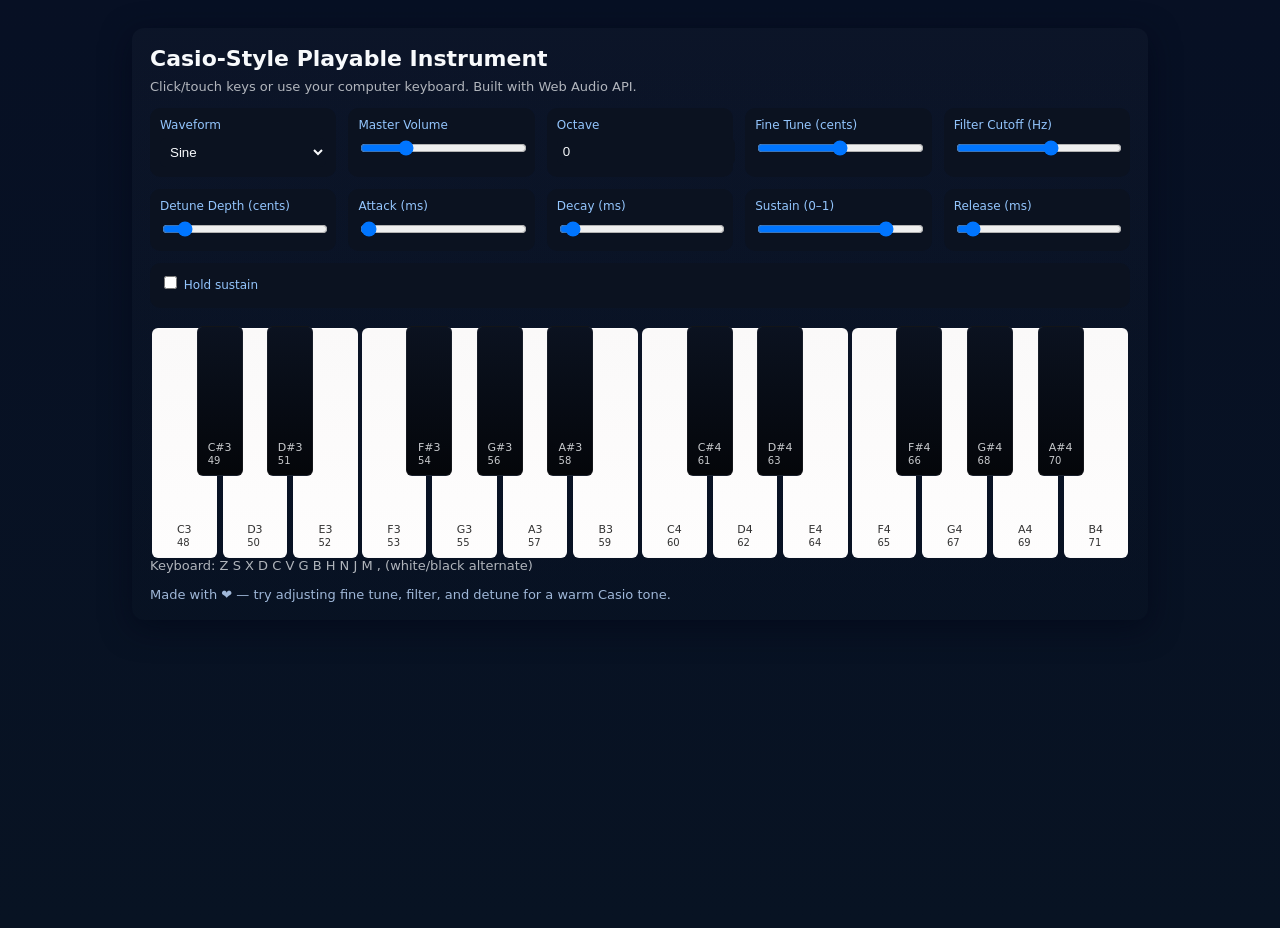
<file: casio/casio.html>
<!doctype html>
<html lang="en">
<head>
  <meta charset="utf-8" />
  <meta name="viewport" content="width=device-width,initial-scale=1" />
  <title>Casio-Style Playable Instrument</title>
  <style>
    :root {
      --bg:#000000;--card:#0b1220;--accent:#7dd3fc;--white:#f8fafc;
    }
    html,body {
      height:100%;margin:0;
      font-family:Inter,system-ui,Segoe UI,Roboto,Arial;
      background:linear-gradient(180deg,#071024 0%, #081323 100%);
      color:var(--white);
    }
    .app {
      max-width:980px;margin:28px auto;padding:18px;border-radius:12px;
      background:linear-gradient(180deg,rgba(255,255,255,0.02),rgba(0,0,0,0.02));
      box-shadow:0 8px 30px rgba(2,6,23,0.6);
    }
    header {display:flex;flex-direction:column;gap:8px}
    h1 {margin:0;font-size:22px}
    .controls {display:flex;gap:12px;flex-wrap:wrap;margin-top:14px}
    .control {
      background:var(--card);padding:10px;border-radius:10px;min-width:140px;
      flex:1;
    }
    label {display:block;font-size:12px;color:#93c5fd;margin-bottom:6px}
    input[type=range]{width:100%}
    select,input[type=number]{width:100%;padding:6px;border-radius:6px;border:none;background:#0b1220;color:var(--white)}
    .keyboard{margin-top:18px;user-select:none}
    .keys{display:flex;height:220px;position:relative}
    .key{flex:1;border-radius:6px;border:1px solid rgba(255,255,255,0.06);margin:2px;display:flex;align-items:flex-end;justify-content:center;padding-bottom:8px;cursor:pointer}
    .key.white{background:linear-gradient(180deg,#faf9f9 0%, #fefdfd 100%);color:#000;height:100%}
    .key.black{position:relative;width:44px;flex:0 0 44px;height:140px;margin:0 -22px;z-index:2;background:linear-gradient(180deg,#0b1220,#04060a);color:var(--white)}
    .key.playing{transform:translateY(6px);background:#7dd3fc;color:#000}
    .meta{display:flex;gap:8px;align-items:center;margin-top:12px}
    .hint{opacity:0.7;font-size:13px}
    footer{margin-top:14px;font-size:13px;color:#9fb7d8}
    @media (max-width:720px){
      .keys{height:160px}.key.black{height:100px}
    }
  </style>
</head>
<body>
  <div class="app">
    <header>
      <h1>Casio-Style Playable Instrument</h1>
      <div class="hint">Click/touch keys or use your computer keyboard. Built with Web Audio API.</div>
    </header>

    <div class="controls">
      <div class="control">
        <label>Waveform</label>
        <select id="waveform">
          <option value="sine">Sine</option>
          <option value="square">Square</option>
          <option value="sawtooth">Sawtooth</option>
          <option value="triangle">Triangle</option>
        </select>
      </div>

      <div class="control">
        <label>Master Volume</label>
        <input id="volume" type="range" min="0" max="1" step="0.01" value="0.25">
      </div>

      <div class="control">
        <label>Octave</label>
        <input id="octave" type="number" min="-2" max="3" step="1" value="0">
      </div>

      <div class="control">
        <label>Fine Tune (cents)</label>
        <input id="fineTune" type="range" min="-100" max="100" step="1" value="0">
      </div>

      <div class="control">
        <label>Filter Cutoff (Hz)</label>
        <input id="filterCutoff" type="range" min="500" max="10000" step="50" value="6000">
      </div>

      <div class="control">
        <label>Detune Depth (cents)</label>
        <input id="detuneDepth" type="range" min="0" max="50" step="1" value="5">
      </div>

      <div class="control">
        <label>Attack (ms)</label>
        <input id="attack" type="range" min="0" max="5000" step="10" value="12">
      </div>

      <div class="control">
        <label>Decay (ms)</label>
        <input id="decay" type="range" min="0" max="3000" step="10" value="120">
      </div>

      <div class="control">
        <label>Sustain (0–1)</label>
        <input id="sustain" type="range" min="0" max="1" step="0.01" value="0.8">
      </div>

      <div class="control">
        <label>Release (ms)</label>
        <input id="release" type="range" min="0" max="5000" step="10" value="300">
      </div>

      <div class="control">
        <label><input id="sustainHold" type="checkbox"> Hold sustain</label>
      </div>
    </div>

    <div class="keyboard" id="keyboard">
      <div class="keys" id="keys"></div>
      <div class="meta">
        <div class="hint">Keyboard: Z S X D C V G B H N J M , (white/black alternate)</div>
      </div>
    </div>

    <footer>
      Made with ❤️ — try adjusting fine tune, filter, and detune for a warm Casio tone.
    </footer>
  </div>

<script>
const AudioContext = window.AudioContext || window.webkitAudioContext;
let ctx = null;
let masterGain, activeNotes = new Map();

const keyMap = {
  'z':48,'s':49,'x':50,'d':51,'c':52,'v':53,'g':54,'b':55,'h':56,'n':57,'j':58,'m':59,',':60,'l':61,'.':62,';':63,'/':64,
  'q':60,'2':61,'w':62,'3':63,'e':64,'r':65,'5':66,'t':67,'6':68,'y':69,'7':70,'u':71
};

const A4 = 440;
function freqFromMidi(m){ return 440 * Math.pow(2,(m-69)/12); }

const keysElem = document.getElementById('keys');
const startMidi = 48, numKeys = 24;
for(let i=0;i<numKeys;i++){
  const midi = startMidi + i;
  const noteName = midiToNoteName(midi);
  const isBlack = noteName.includes('#');
  const key = document.createElement('div');
  key.className = 'key ' + (isBlack? 'black':'white');
  key.dataset.midi = midi;
  key.innerHTML = `<div style="font-size:11px;opacity:0.8">${noteName}<br><span style='font-size:10px'>${midi}</span></div>`;
  key.addEventListener('pointerdown', e=>{e.preventDefault();startNote(midi,pointerVelocity(e));});
  key.addEventListener('pointerup', ()=>releaseNote(midi));
  key.addEventListener('pointerleave', e=>{if(e.buttons===1)releaseNote(midi);});
  keysElem.appendChild(key);
}

function midiToNoteName(m){
  const n=['C','C#','D','D#','E','F','F#','G','G#','A','A#','B'];
  return n[m%12]+(Math.floor(m/12)-1);
}

const waveform=document.getElementById('waveform');
const volume=document.getElementById('volume');
const octaveControl=document.getElementById('octave');
const fineTune=document.getElementById('fineTune');
const filterCutoff=document.getElementById('filterCutoff');
const detuneDepth=document.getElementById('detuneDepth');
const attack=document.getElementById('attack');
const decay=document.getElementById('decay');
const sustain=document.getElementById('sustain');
const release=document.getElementById('release');
const sustainHold=document.getElementById('sustainHold');

function ensureAudio(){
  if(!ctx){
    ctx = new AudioContext();
    masterGain = ctx.createGain();
    masterGain.gain.value = parseFloat(volume.value);
    masterGain.connect(ctx.destination);
  }
}

volume.addEventListener('input',()=>{if(masterGain)masterGain.gain.setValueAtTime(parseFloat(volume.value),ctx.currentTime);});

function startNote(midi, velocity=1){
  ensureAudio();
  const finalMidi = midi + parseInt(octaveControl.value)*12;
  if(activeNotes.has(finalMidi))return;

  const osc = ctx.createOscillator();
  const osc2 = ctx.createOscillator();
  const g = ctx.createGain();
  const filter = ctx.createBiquadFilter();
  filter.type="lowpass";
  filter.frequency.value=parseFloat(filterCutoff.value);

  const cents=parseFloat(fineTune.value);
  const detune=parseFloat(detuneDepth.value);
  const baseFreq=freqFromMidi(finalMidi)*Math.pow(2,cents/1200);

  osc.type=waveform.value;
  osc.frequency.value=baseFreq;
  osc2.type=waveform.value;
  osc2.frequency.value=baseFreq;
  osc2.detune.value=detune; // detune second oscillator for warmth

  osc.connect(g);
  osc2.connect(g);
  g.connect(filter);
  filter.connect(masterGain);

  const now=ctx.currentTime;
  const a=parseFloat(attack.value)/1000;
  const d=parseFloat(decay.value)/1000;
  const s=parseFloat(sustain.value);
  const r=parseFloat(release.value)/1000;

  g.gain.cancelScheduledValues(now);
  g.gain.setValueAtTime(0.0001,now);
  g.gain.exponentialRampToValueAtTime(velocity,now+a);
  g.gain.exponentialRampToValueAtTime(velocity*s,now+a+d);

  osc.start(now);
  osc2.start(now);

  activeNotes.set(finalMidi,{osc,osc2,g,filter,velocity,r});
  highlightKey(finalMidi,true);
}

function releaseNote(midi){
  if(!ctx)return;
  const finalMidi=midi+parseInt(octaveControl.value)*12;
  if(!activeNotes.has(finalMidi))return;
  const note=activeNotes.get(finalMidi);
  const now=ctx.currentTime;
  if(sustainHold.checked)return;

  note.g.gain.cancelScheduledValues(now);
  note.g.gain.setValueAtTime(note.g.gain.value,now);
  note.g.gain.exponentialRampToValueAtTime(0.0001,now+note.r);
  const stopAt=now+note.r+0.05;
  note.osc.stop(stopAt);
  note.osc2.stop(stopAt);
  setTimeout(()=>{activeNotes.delete(finalMidi);highlightKey(finalMidi,false);},(note.r+0.1)*1000);
}

function pointerVelocity(e){
  if(e.pressure && e.pressure>0)return Math.min(1,Math.max(0.05,e.pressure));
  const rect=e.currentTarget.getBoundingClientRect();
  const y=e.clientY-rect.top;
  return Math.min(1,Math.max(0.05,1-(y/rect.height)));
}

function highlightKey(finalMidi,on){
  const orig=finalMidi-parseInt(octaveControl.value)*12;
  const keys=Array.from(keysElem.children);
  keys.forEach(k=>{if(parseInt(k.dataset.midi)===orig){k.classList.toggle('playing',on);}});
}

waveform.addEventListener('change',()=>{activeNotes.forEach(n=>{try{n.osc.type=waveform.value;n.osc2.type=waveform.value;}catch(e){}});});
filterCutoff.addEventListener('input',()=>{activeNotes.forEach(n=>{n.filter.frequency.value=parseFloat(filterCutoff.value);});});

window.addEventListener('keydown',e=>{
  if(e.repeat)return;
  const k=e.key.toLowerCase();
  if(k in keyMap){ensureAudio();startNote(keyMap[k]);}
  if(e.code==='Space'){sustainHold.checked=!sustainHold.checked;e.preventDefault();}
});
window.addEventListener('keyup',e=>{
  const k=e.key.toLowerCase();
  if(k in keyMap){releaseNote(keyMap[k]);}
});

window.addEventListener('pointerdown',()=>ensureAudio(),{once:true});
document.addEventListener('visibilitychange',()=>{
  if(document.hidden){activeNotes.forEach((_,m)=>{try{releaseNote(m-parseInt(octaveControl.value)*12);}catch(e){}});}
});
</script>
</body>
</html>
</file>
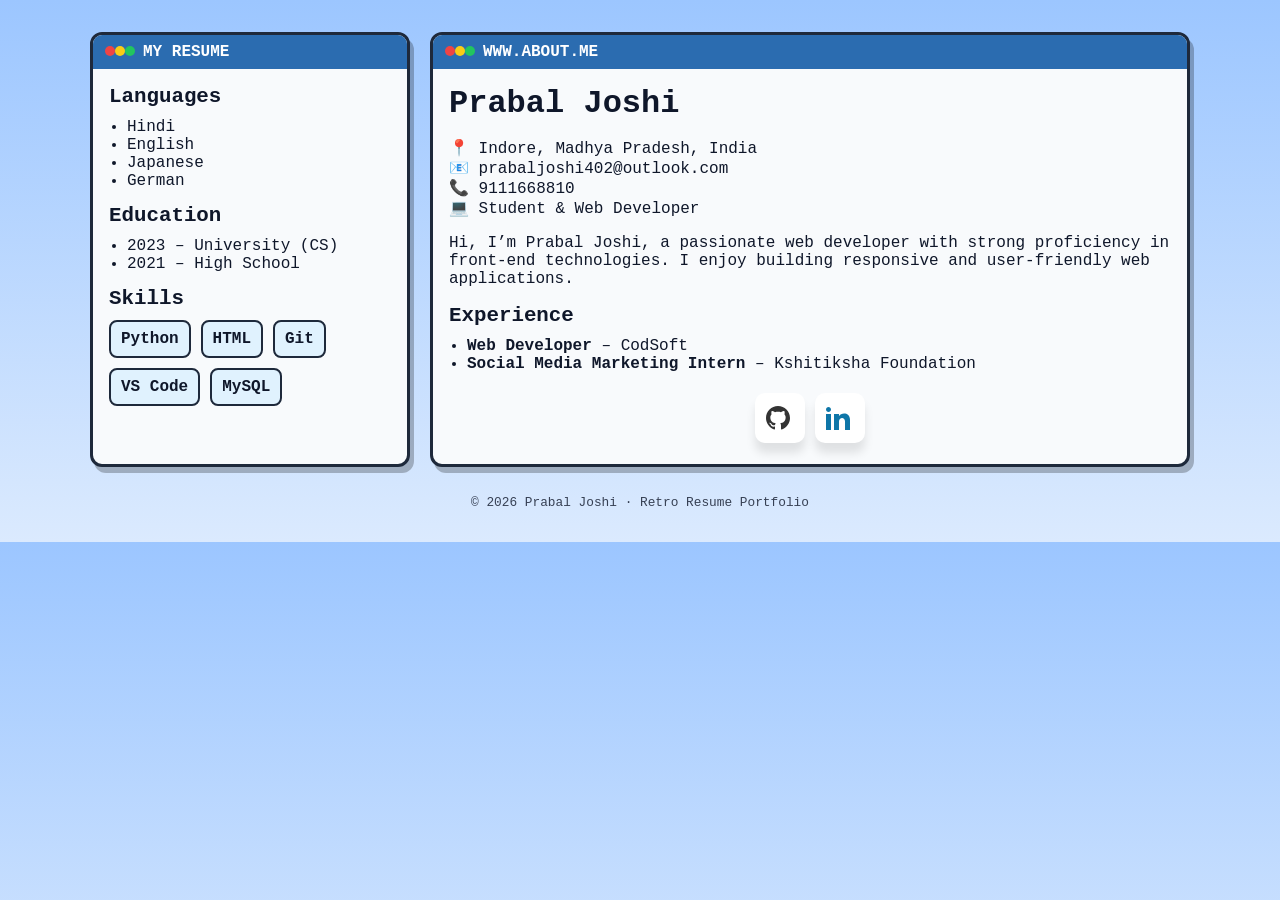
<file: resume/mm.html>
<!DOCTYPE html>
<html lang="en">
<head>
<meta charset="UTF-8">
<meta name="viewport" content="width=device-width, initial-scale=1.0">

<title>Prabal Joshi | Portfolio</title>

<style>

/* ===== RETRO PORTFOLIO ===== */

:root{
--blue:#2b6cb0;
--light:#f8fafc;
--dark:#0f172a;
--border:#1e293b;
--accent:#38bdf8;
}

*{box-sizing:border-box;}

body{
margin:0;
font-family:"Courier New",monospace;
background:linear-gradient(180deg,#9cc6ff,#dbeafe);
color:var(--dark);
padding:32px 12px;
}

.desktop{
max-width:1100px;
margin:auto;
display:grid;
grid-template-columns:320px 1fr;
gap:20px;
}

.window{
background:var(--light);
border:3px solid var(--border);
border-radius:12px;
overflow:hidden;
box-shadow:4px 6px 0 rgba(0,0,0,0.25);
}

.titlebar{
background:var(--blue);
color:white;
padding:8px 12px;
font-weight:bold;
display:flex;
align-items:center;
gap:8px;
}

.dots span{
width:10px;
height:10px;
border-radius:50%;
display:inline-block;
background:#ef4444;
}

.dots span:nth-child(2){background:#facc15}
.dots span:nth-child(3){background:#22c55e}

.content{padding:16px;}

h1,h2,h3{margin:0 0 10px;}
h2{font-size:1.3rem;}

ul{padding-left:18px;margin:0;}

.skills{
display:flex;
gap:10px;
flex-wrap:wrap;
font-weight:bold;
}

.skills div{
border:2px solid var(--border);
padding:8px 10px;
border-radius:8px;
background:#e0f2fe;
}

/* ===== SOCIAL BUTTONS ===== */

.social-links,.flex-center{
display:flex;
justify-content:center;
align-items:center;
}

.social-links{
margin-top:15px;
}

.social-btn{
cursor:pointer;
height:50px;
width:50px;
color:#333;
border-radius:10px;
box-shadow:0px 10px 10px rgba(0,0,0,0.1);
background:white;
margin:5px;
transition:0.3s;
display:flex;
align-items:center;
justify-content:center;
}

.social-btn svg{
height:24px;
width:24px;
}

.social-btn span{
width:0px;
overflow:hidden;
transition:0.3s;
text-align:center;
margin-left:5px;
}

.social-btn:hover{
width:150px;
border-radius:5px;
}

.social-btn:hover span{
padding:2px;
width:80px;
}

#twitter svg{fill:#1da1f2;}
#linkedin svg{fill:#0e76a8;}
#github svg{fill:#333;}

footer{
text-align:center;
margin-top:28px;
font-size:0.8rem;
opacity:0.8;
}

@media(max-width:900px){
.desktop{grid-template-columns:1fr;}
}

</style>
</head>

<body>

<div class="desktop">

<!-- LEFT WINDOW -->

<div class="window">
<div class="titlebar">
<div class="dots"><span></span><span></span><span></span></div>
MY RESUME
</div>

<div class="content">

<h2>Languages</h2>
<ul>
<li>Hindi</li>
<li>English</li>
<li>Japanese</li>
<li>German</li>
</ul>

<h2 style="margin-top:14px">Education</h2>
<ul>
<li>2023 – University (CS)</li>
<li>2021 – High School</li>
</ul>

<h2 style="margin-top:14px">Skills</h2>

<div class="skills">
<div>Python</div>
<div>HTML</div>
<div>Git</div>
<div>VS Code</div>
<div>MySQL</div>
</div>

</div>
</div>


<!-- RIGHT WINDOW -->

<div class="window">

<div class="titlebar">
<div class="dots"><span></span><span></span><span></span></div>
WWW.ABOUT.ME
</div>

<div class="content">

<h1>Prabal Joshi</h1>

<p>
📍 Indore, Madhya Pradesh, India<br>
📧 prabaljoshi402@outlook.com<br>
📞 9111668810<br>
💻 Student & Web Developer
</p>

<p>
Hi, I’m Prabal Joshi, a passionate web developer with strong proficiency in
front-end technologies. I enjoy building responsive and user-friendly web applications.
</p>

<h2>Experience</h2>

<ul>
<li><b>Web Developer</b> – CodSoft</li>
<li><b>Social Media Marketing Intern</b> – Kshitiksha Foundation</li>
</ul>


<!-- SOCIAL ICONS -->

<div class="social-links">

<div id="github" class="social-btn flex-center">
<svg viewBox="0 0 24 24">
<path d="M12 0c-6.626 0-12 5.373-12 12
0 5.302 3.438 9.8 8.207 11.387
.599.111.793-.261.793-.577v-2.234
c-3.338.726-4.033-1.416-4.033-1.416
-.546-1.387-1.333-1.756-1.333-1.756
-1.089-.745.083-.729.083-.729
1.205.084 1.839 1.237 1.839 1.237
1.07 1.834 2.807 1.304 3.492.997
.107-.775.418-1.305.762-1.604
-2.665-.305-5.467-1.334-5.467-5.931
0-1.311.469-2.381 1.236-3.221
-.124-.303-.535-1.524.117-3.176
0 0 1.008-.322 3.301 1.23
.957-.266 1.983-.399 3.003-.404
1.02.005 2.047.138 3.006.404
2.291-1.552 3.297-1.23 3.297-1.23
.653 1.653.242 2.874.118 3.176
.77.84 1.235 1.911 1.235 3.221
0 4.609-2.807 5.624-5.479 5.921
.43.372.823 1.102.823 2.222v3.293
c0 .319.192.694.801.576
4.765-1.589 8.199-6.086 8.199-11.386
0-6.627-5.373-12-12-12z"></path>
</svg>
<span>GitHub</span>
</div>


<div id="linkedin" class="social-btn flex-center">
<svg viewBox="0 0 24 24">
<path d="M4.98 3.5c0 1.381-1.11
2.5-2.48 2.5s-2.48-1.119-2.48-2.5
c0-1.38 1.11-2.5 2.48-2.5
s2.48 1.12 2.48 2.5zm.02
4.5h-5v16h5v-16zm7.982
0h-4.968v16h4.969v-8.399
c0-4.67 6.029-5.052
6.029 0v8.399h4.988v-10.131
c0-7.88-8.922-7.593
-11.018-3.714v-2.155z"></path>
</svg>
<span>LinkedIn</span>
</div>

</div>

</div>
</div>

</div>


<footer>
© 2026 Prabal Joshi · Retro Resume Portfolio
</footer>


<script>

document.getElementById("github").onclick=function(){
window.open("https://github.com/");
}

document.getElementById("linkedin").onclick=function(){
window.open("https://linkedin.com/");
}

</script>

</body>
</html>
</file>
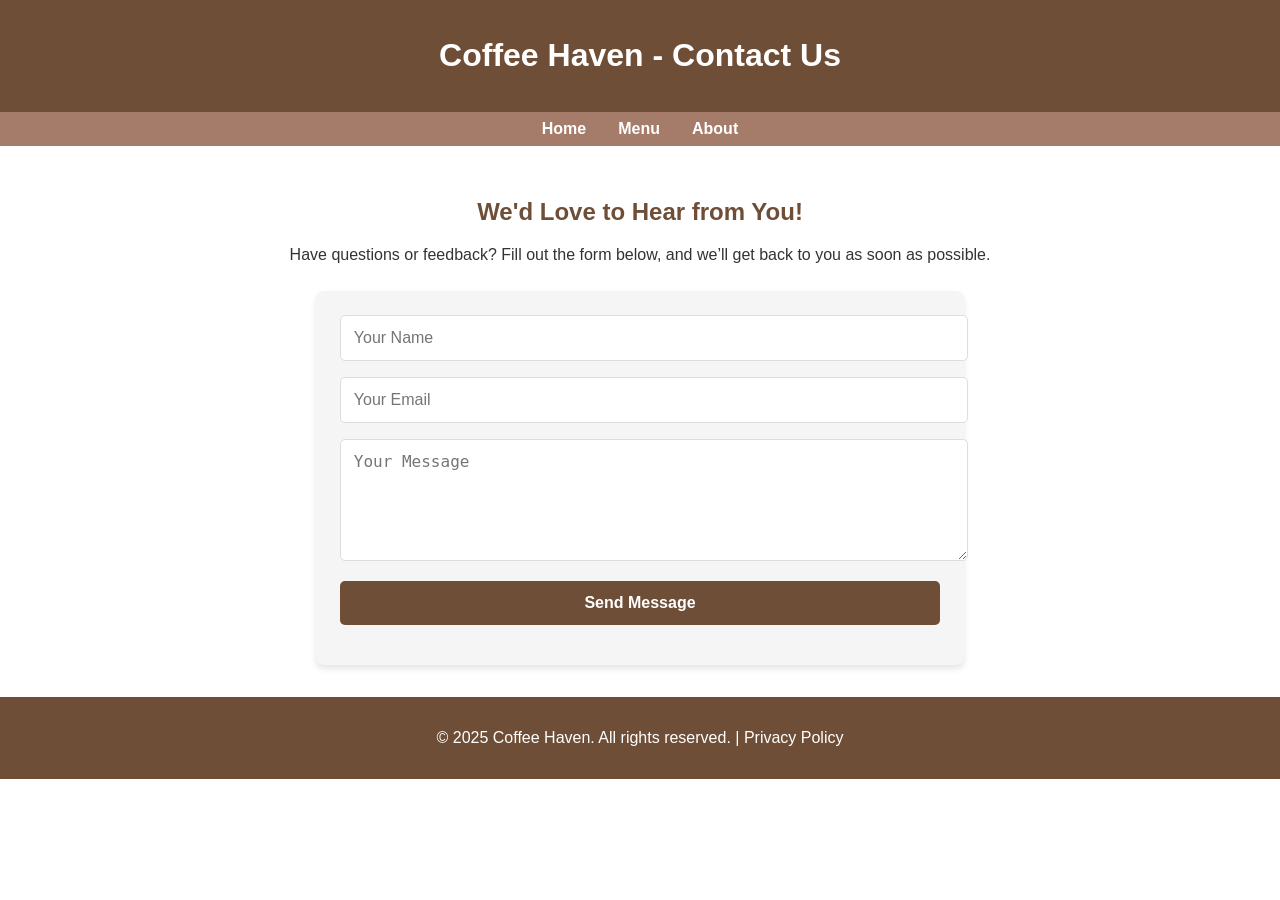
<file: Coffee/one/contect.html>
<!DOCTYPE html>
<html lang="en">
<head>
    <meta charset="UTF-8">
    <meta name="viewport" content="width=device-width, initial-scale=1.0">
    <title>Coffee Haven - Contact Us</title>
    <link rel="stylesheet" href="contect.css">
</head>
<body>
    <header>
        <h1>Coffee Haven - Contact Us</h1>
    </header>
    <nav>
        <a href="../index.html">Home</a>
        <a href="menu.html">Menu</a>
        <a href="about.html">About</a>
    </nav>
    <div class="contact">
        <h2>We'd Love to Hear from You!</h2>
        <p>Have questions or feedback? Fill out the form below, and we’ll get back to you as soon as possible.</p>
        <form action="#" method="POST">
            <input type="text" name="name" placeholder="Your Name" required>
            <input type="email" name="email" placeholder="Your Email" required>
            <textarea name="message" rows="5" placeholder="Your Message" required></textarea>
            <button type="submit">Send Message</button>
        </form>
    </div>
    <footer>
        <p>&copy; 2025 Coffee Haven. All rights reserved. | <a href="#">Privacy Policy</a></p>
    </footer>
</body>
</html>
</file>
<file: Coffee/one/contect.css>
body {
            font-family: Arial, sans-serif;
            margin: 0;
            padding: 0;
            box-sizing: border-box;
            color: #333;
        }

        header {
            background-color: #6f4e37;
            color: #fff;
            padding: 1rem 0;
            text-align: center;
        }

        nav {
            display: flex;
            justify-content: center;
            background-color: #a57b6a;
            padding: 0.5rem 0;
        }

        nav a {
            color: #fff;
            text-decoration: none;
            margin: 0 1rem;
            font-weight: bold;
        }

        nav a:hover {
            text-decoration: underline;
        }

        .contact {
            padding: 2rem;
            text-align: center;
        }

        .contact h2 {
            color: #6f4e37;
            margin-bottom: 1rem;
        }

        .contact p {
            line-height: 1.6;
            margin-bottom: 1.5rem;
        }

        .contact form {
            max-width: 600px;
            margin: 0 auto;
            background: #f5f5f5;
            padding: 1.5rem;
            border-radius: 8px;
            box-shadow: 0 4px 6px rgba(0, 0, 0, 0.1);
        }

        .contact form input,
        .contact form textarea,
        .contact form button {
            width: 100%;
            margin-bottom: 1rem;
            padding: 0.8rem;
            font-size: 1rem;
            border: 1px solid #ddd;
            border-radius: 5px;
        }

        .contact form button {
            background-color: #6f4e37;
            color: #fff;
            font-weight: bold;
            border: none;
            cursor: pointer;
        }

        .contact form button:hover {
            background-color: #5a3c2a;
        }

        footer {
            text-align: center;
            padding: 1rem;
            background-color: #6f4e37;
            color: #fff;
        }

        footer a {
            color: #fff;
            text-decoration: none;
        }
</file>
